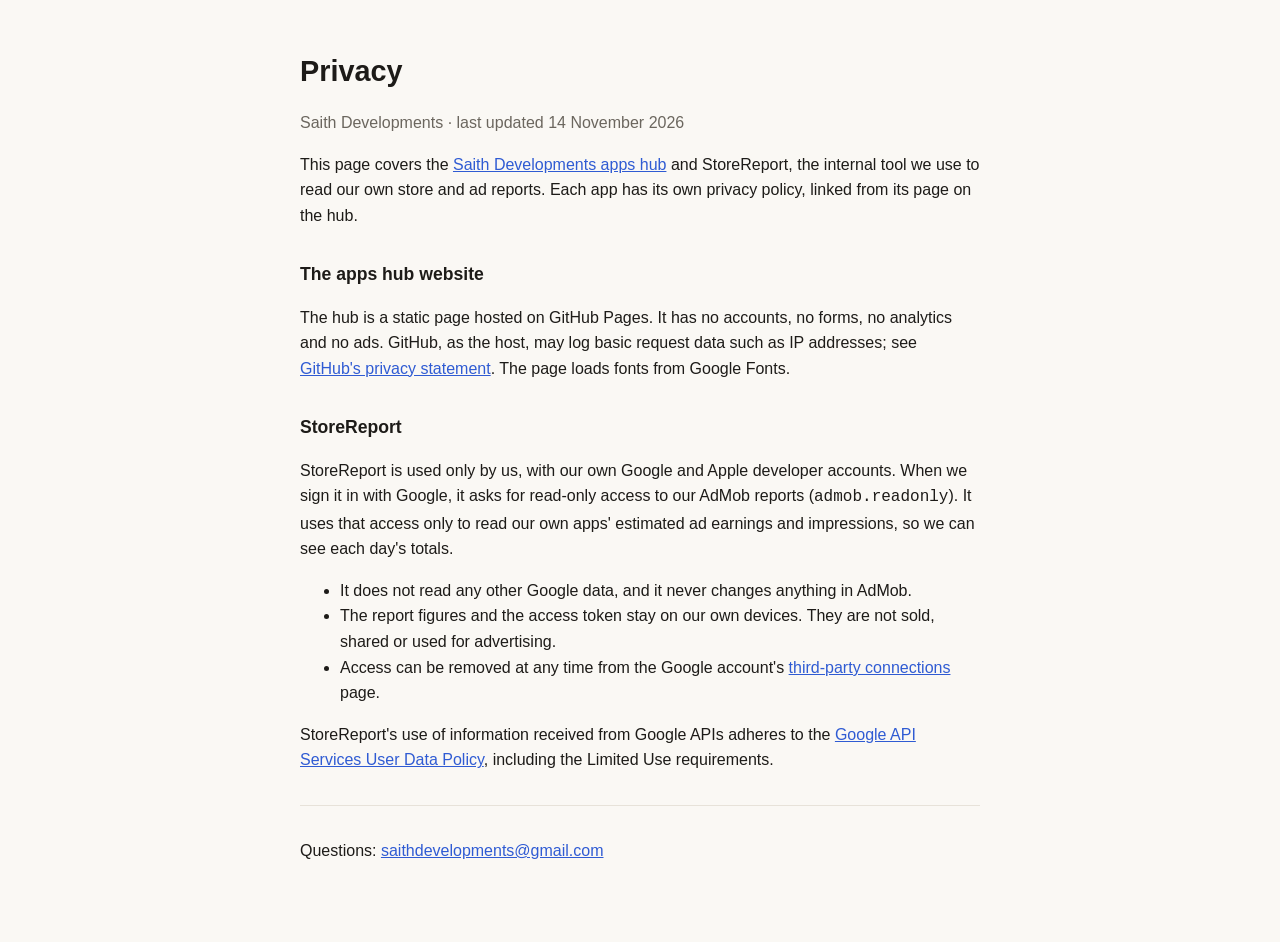
<file: privacy.html>
<!doctype html>
<html lang="en">
<head>
<meta charset="utf-8">
<meta name="viewport" content="width=device-width, initial-scale=1">
<title>Privacy · Saith Developments</title>
<meta name="description" content="Privacy policy for the Saith Developments apps hub and its internal reporting tool.">
<link rel="icon" href="assets/favicon.svg" type="image/svg+xml">
<style>
  :root { --bg: #faf8f4; --text: #1d1b18; --muted: #6b665e; --line: #e7e2d9; --accent: #2f5bd3; }
  @media (prefers-color-scheme: dark) {
    :root:not([data-theme="light"]) { --bg: #141311; --text: #f1eee8; --muted: #a49e93; --line: #2e2c28; --accent: #8ea8ff; }
  }
  body { margin: 0; background: var(--bg); color: var(--text); font: 16px/1.6 -apple-system, BlinkMacSystemFont, "Segoe UI", Inter, sans-serif; }
  main { max-width: 680px; margin: 0 auto; padding: 48px 16px 64px; }
  h1 { font-size: 1.8rem; margin: 0 0 4px; }
  h2 { font-size: 1.1rem; margin: 32px 0 8px; }
  p, li { color: var(--text); }
  .muted { color: var(--muted); }
  a { color: var(--accent); }
  hr { border: 0; border-top: 1px solid var(--line); margin: 32px 0; }
</style>
</head>
<body>
<main>
  <h1>Privacy</h1>
  <p class="muted">Saith Developments · last updated 14 November 2026</p>

  <p>This page covers the <a href="./">Saith Developments apps hub</a> and StoreReport, the internal tool we use to read
  our own store and ad reports. Each app has its own privacy policy, linked from its page on the hub.</p>

  <h2>The apps hub website</h2>
  <p>The hub is a static page hosted on GitHub Pages. It has no accounts, no forms, no analytics and no ads. GitHub, as
  the host, may log basic request data such as IP addresses; see
  <a href="https://docs.github.com/en/site-policy/privacy-policies/github-general-privacy-statement">GitHub's privacy statement</a>.
  The page loads fonts from Google Fonts.</p>

  <h2>StoreReport</h2>
  <p>StoreReport is used only by us, with our own Google and Apple developer accounts. When we sign it in with Google, it
  asks for read-only access to our AdMob reports (<code>admob.readonly</code>). It uses that access only to read our own
  apps' estimated ad earnings and impressions, so we can see each day's totals.</p>
  <ul>
    <li>It does not read any other Google data, and it never changes anything in AdMob.</li>
    <li>The report figures and the access token stay on our own devices. They are not sold, shared or used for advertising.</li>
    <li>Access can be removed at any time from the Google account's
      <a href="https://myaccount.google.com/permissions">third-party connections</a> page.</li>
  </ul>
  <p>StoreReport's use of information received from Google APIs adheres to the
  <a href="https://developers.google.com/terms/api-services-user-data-policy">Google API Services User Data Policy</a>,
  including the Limited Use requirements.</p>

  <hr>
  <p>Questions: <a href="mailto:saithdevelopments@gmail.com">saithdevelopments@gmail.com</a></p>
</main>
</body>
</html>
</file>
